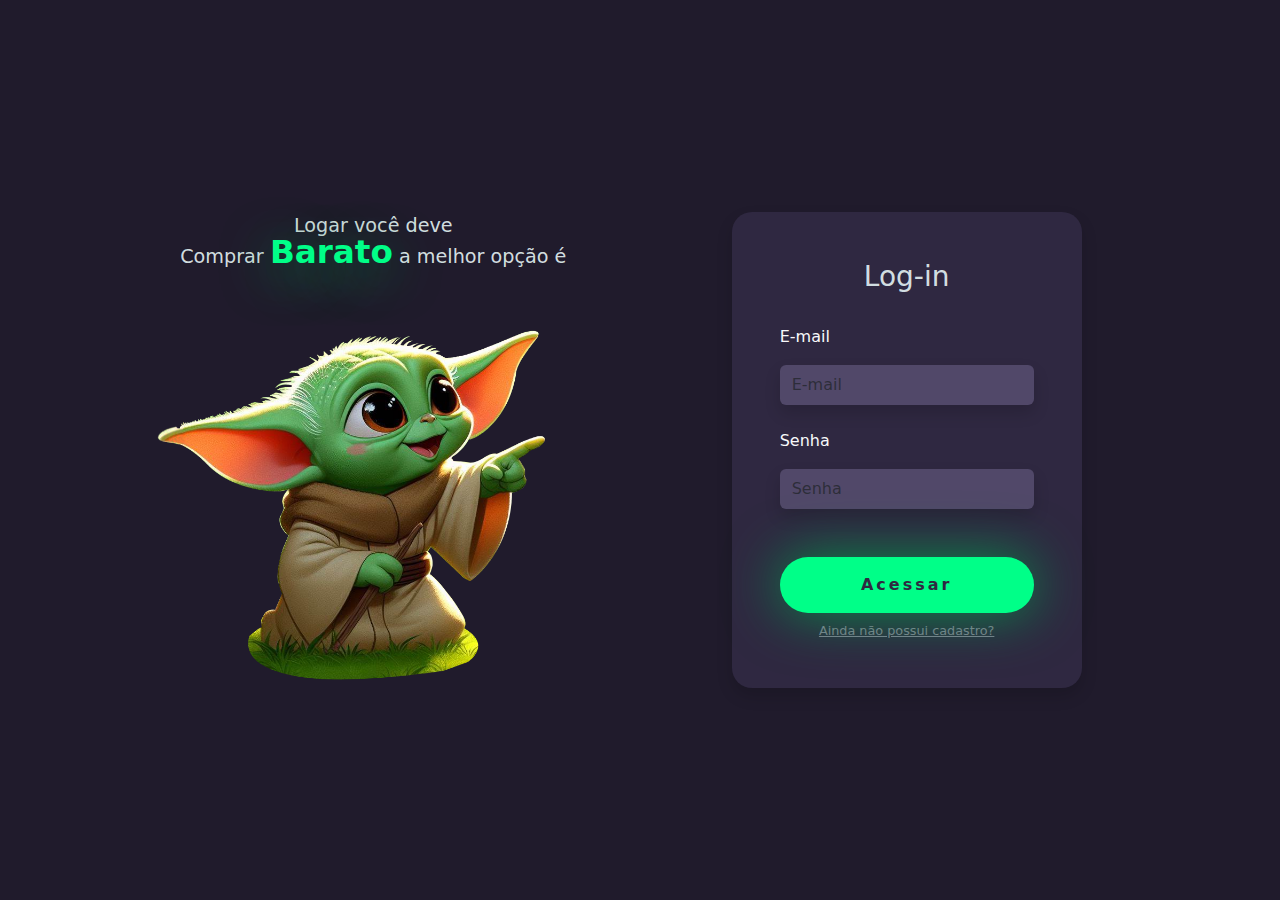
<file: html/index.html>
<!DOCTYPE html>
<html lang="pt-br">
<head>
    <meta charset="UTF-8">
    <meta name="viewport" content="width=device-width, initial-scale=1.0">
    <link rel="stylesheet" href="../css/login.css">
    <link href="https://cdn.jsdelivr.net/npm/bootstrap@5.3.3/dist/css/bootstrap.min.css" rel="stylesheet" integrity="sha384-QWTKZyjpPEjISv5WaRU9OFeRpok6YctnYmDr5pNlyT2bRjXh0JMhjY6hW+ALEwIH" crossorigin="anonymous">
    <script src="https://cdn.jsdelivr.net/npm/bootstrap@5.3.3/dist/js/bootstrap.bundle.min.js" integrity="sha384-YvpcrYf0tY3lHB60NNkmXc5s9fDVZLESaAA55NDzOxhy9GkcIdslK1eN7N6jIeHz" crossorigin="anonymous"></script><script
    src="https://code.jquery.com/jquery-3.7.1.js"
    integrity="sha256-eKhayi8LEQwp4NKxN+CfCh+3qOVUtJn3QNZ0TciWLP4="
    crossorigin="anonymous"></script>
    <title>Grogu Games | Login</title>

</head>
<body>
    <div class="main-login row g-0 m-0 justify-content-center align-items-center overflow-hidden m-auto">
        
        <form id="form_autentica_usuario" method="post" class="col-lg-5 p-0 order-lg-2 h-100 d-flex justify-content-center align-items-center">
            
            <div class="card-login m-auto p-5 shadow">
                <h3>Log-in</h3>
                <div class="textfield w-100 mt-4">
                    <label class="text-light mb-3" for="usuario">E-mail</label>
                    <input class="form-control border-0 rounded py-2 shadow" type="email" name="usuario"placeholder="E-mail">
                </div>
                <div class="textfield w-100 mt-4">
                    <label class="text-light mb-3" for="senha">Senha</label>
                    <input class="form-control border-0 rounded py-2 shadow" type="password" name="senha"placeholder="Senha" autocomplete>
                </div>
                <button type="submit" class="btn-login rounded-pill mt-5 py-3">Acessar</button>
                <a id="fazer_cadastro" class="mt-2" href="cadastro.html">Ainda não possui cadastro?</a>
            </div>
                
        </form>
        <div class="col-lg-5 p-0 order-lg-1 d-flex justify-content-center align-items-center flex-column position-relative">
            
            <p class="text-frase" id="logar_deve">Logar você deve</p>
            <p class="text-frase" id="comprar_barato">Comprar <strong class="fw-bolder">Barato</strong> a melhor opção é</p>
            <img class="img img-grogu img-fluid" style="max-width: 30em;" src="../fotos/grongo certo oreiudo.png" alt="Grogu apontando para o login">

        </div>
    </div>
    <script src="../js/autenticar_login.js"></script>
    <script src="../js/busca_tipo_usuario.js"></script>
</body>
</html>
</file>
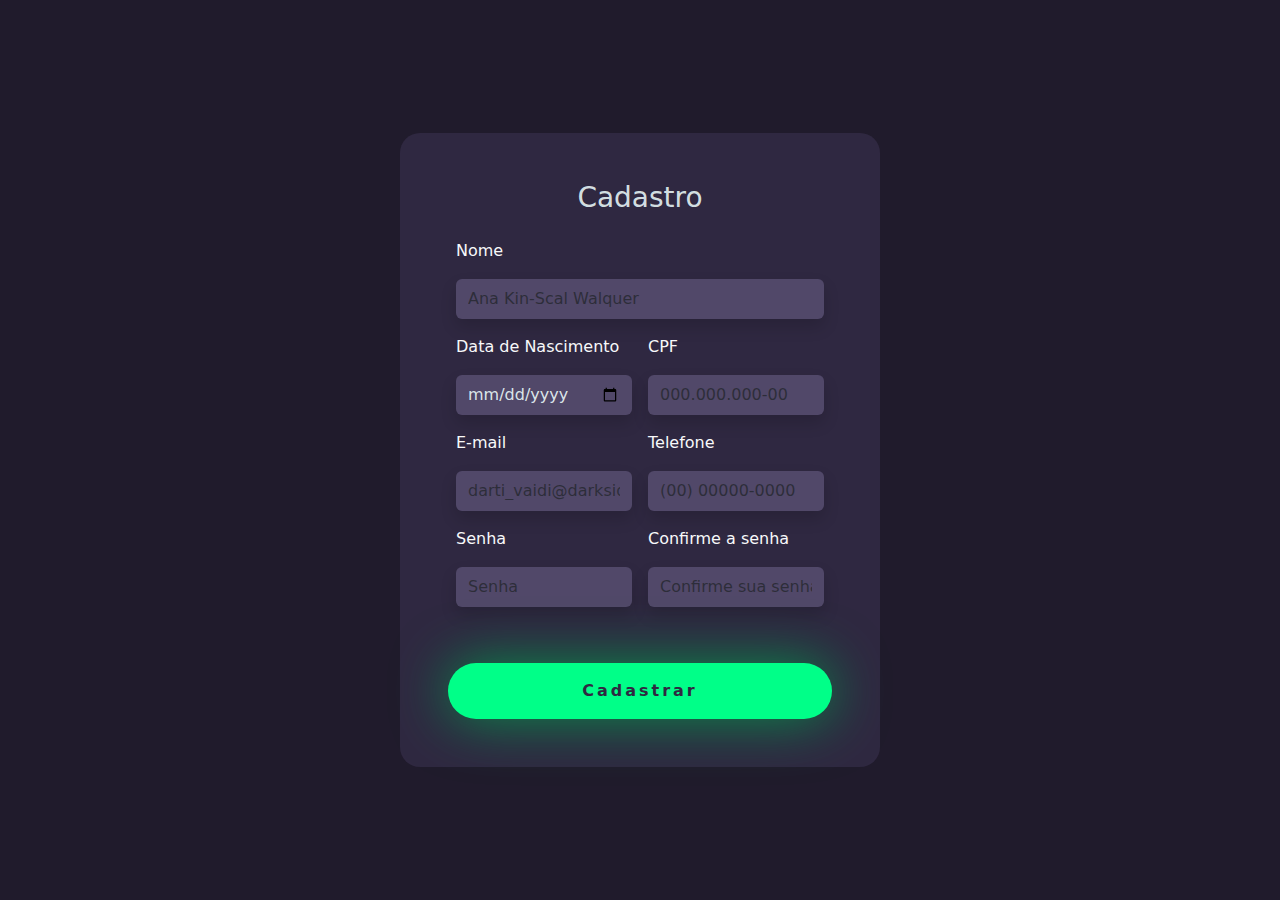
<file: html/cadastro.html>
<!DOCTYPE html>
<html lang="pt-br">
<head>
    <meta charset="UTF-8">
    <meta name="viewport" content="width=device-width, initial-scale=1.0">

    <title>Grogu Games | Cadastro</title>
    <link rel="stylesheet" href="../css/cadastro.css">
    <link href="https://cdn.jsdelivr.net/npm/bootstrap@5.3.3/dist/css/bootstrap.min.css" rel="stylesheet" integrity="sha384-QWTKZyjpPEjISv5WaRU9OFeRpok6YctnYmDr5pNlyT2bRjXh0JMhjY6hW+ALEwIH" crossorigin="anonymous">
    <script src="https://cdn.jsdelivr.net/npm/bootstrap@5.3.3/dist/js/bootstrap.bundle.min.js" integrity="sha384-YvpcrYf0tY3lHB60NNkmXc5s9fDVZLESaAA55NDzOxhy9GkcIdslK1eN7N6jIeHz" crossorigin="anonymous"></script><script
    src="https://code.jquery.com/jquery-3.7.1.js"
    integrity="sha256-eKhayi8LEQwp4NKxN+CfCh+3qOVUtJn3QNZ0TciWLP4="
    crossorigin="anonymous"></script>
</head>
<body>
    <div class="container-fluid main-cadastro">
        <form id="form_cadastro_usuario" class="row g-0 justify-content-center align-items-center p-5" action="#">

            <h3 class="col-12 text-center mb-3">Cadastro</h3>
            
            <div class="col-12 p-2">
                <label class="w-100 text-light" for="nome">Nome</label>
                <input class="form-control border-0 rounded py-2 shadow" id="nome" type="text" name="nome" placeholder="Ana Kin-Scal Walquer" required>
            </div>

            <div class="col-sm-6 p-2">
                <label class="w-100 text-light" for="dt_nascimento">Data de Nascimento</label>
                <input class="form-control border-0 rounded py-2 shadow" id="dt_nascimento" type="date" name="dt_nascimento" required>
            </div>

            <div class="col-sm-6 p-2">
                <label class="w-100 text-light" for="cpf">CPF</label>
                <input class="form-control border-0 rounded py-2 shadow" id="cpf" type="text" name="cpf" placeholder="000.000.000-00" required>
            </div>

            <div class="col-sm-6 p-2">
                <label class="w-100 text-light" for="email">E-mail</label>
                <input class="form-control border-0 rounded py-2 shadow" id="email" type="email" name="email" placeholder="darti_vaidi@darkside" required>
            </div>

            <div class="col-sm-6 p-2">
                <label class="w-100 text-light" for="telefone">Telefone</label>
                <input class="form-control border-0 rounded py-2 shadow" id="telefone" type="text" name="telefone" placeholder="(00) 00000-0000" required>
            </div>

            <div class="col-sm-6 p-2">
                <label class="w-100 text-light" for="senha_cadastro">Senha</label>
                <input class="form-control border-0 rounded py-2 shadow" id="senha_cadastro" type="password" name="senha_cadastro" placeholder="Senha" autocomplete="" required>
            </div>
            
            <div class="col-sm-6 p-2">
                <label class="w-100 text-light" for="senha_cadastro_confirmacao">Confirme a senha</label>
                <input class="form-control border-0 rounded py-2 shadow" id="senha_cadastro_confirmacao" type="password" name="senha_cadastro_confirmacao" placeholder="Confirme sua senha" autocomplete="" required>
            </div>

            <button class="continue-button-style btn-login rounded-pill mt-5 py-3">Cadastrar</button>

        </form>
    </div>
    <script src="../js/busca_tipo_usuario.js"></script>
    <script src="../js/gerador_de_idade.js"></script>
    <script src="../js/gerador_de_data_formatada.js"></script>
    <script src="../js/cadastrar_usuario.js"></script>
</body>
</html>
</file>
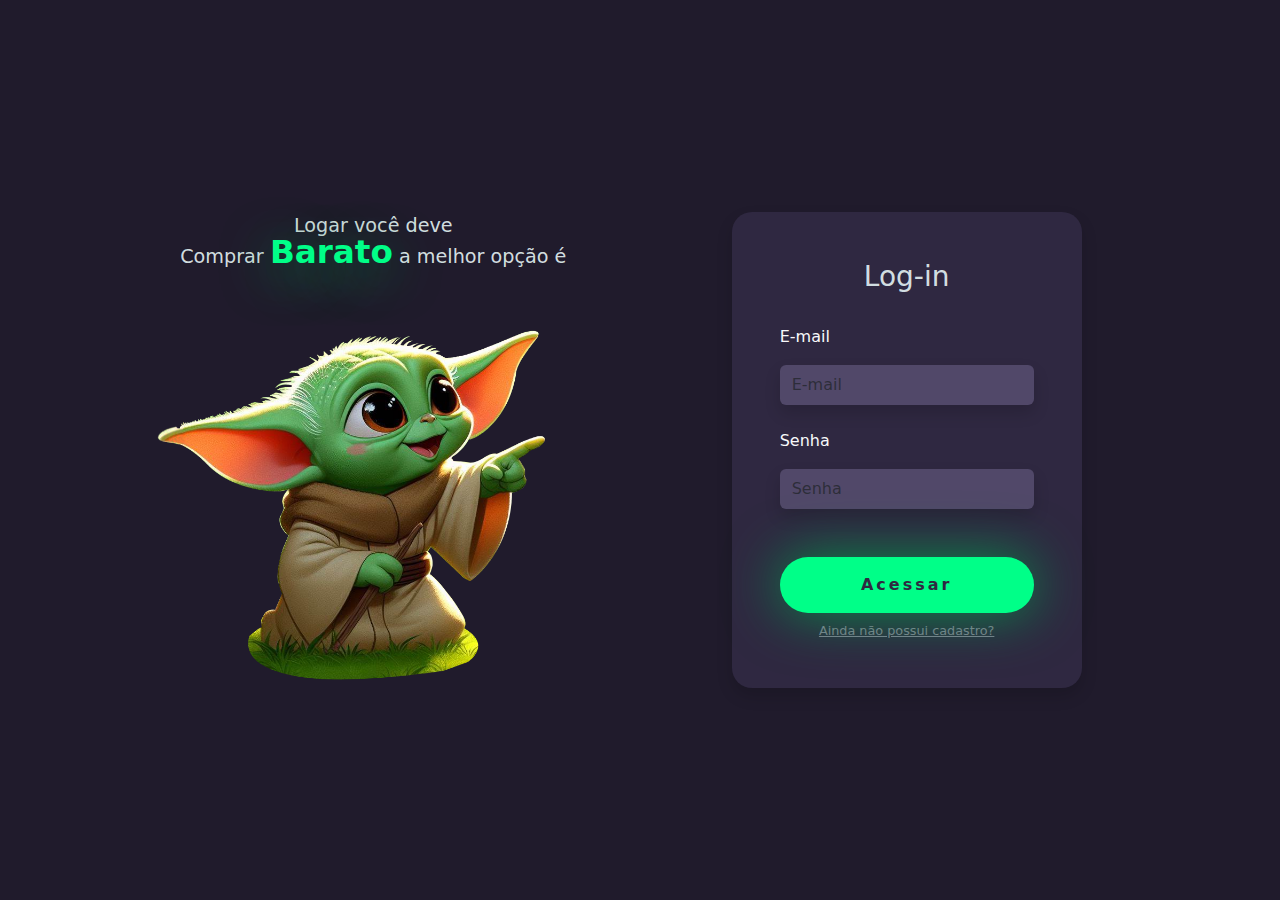
<file: html/carrinho.html>
<!DOCTYPE html>
<html lang="pt-br">
<head>
    <meta charset="UTF-8">
    <meta name="viewport" content="width=device-width, initial-scale=1.0">
    <link rel="stylesheet" href="../css/dados_produto.css">
    <link href="https://cdn.jsdelivr.net/npm/bootstrap@5.3.3/dist/css/bootstrap.min.css" rel="stylesheet" integrity="sha384-QWTKZyjpPEjISv5WaRU9OFeRpok6YctnYmDr5pNlyT2bRjXh0JMhjY6hW+ALEwIH" crossorigin="anonymous">
    <script src="https://cdn.jsdelivr.net/npm/bootstrap@5.3.3/dist/js/bootstrap.bundle.min.js" integrity="sha384-YvpcrYf0tY3lHB60NNkmXc5s9fDVZLESaAA55NDzOxhy9GkcIdslK1eN7N6jIeHz" crossorigin="anonymous"></script><script
    src="https://code.jquery.com/jquery-3.7.1.js"
    integrity="sha256-eKhayi8LEQwp4NKxN+CfCh+3qOVUtJn3QNZ0TciWLP4="
    crossorigin="anonymous"></script>
    <title>Grogu Games | Home</title>
</head>
<body>

    <div class="main-produto pt-5">
    
        <nav class="navbar bg-body-tertiary fixed-top" data-bs-theme="dark">
            
        </nav>

        <div class="container-fluid p-0 px-4 text-light" style="height: 100%;">
        
            <h1 class="mt-5 text-center">Estoque </h1>
            <div class="d-flex justify-content-center align-itens-center m-auto mt-5 rounded">

                

                <div id="produtos" class="d-flex justify-content-center alig align-items-center flex-wrap">
                    

                </div>

            </div>            
    
        </div>
    </div>
    
    <script src="../js/busca_carrinho.js"></script>
    <script src="../js/loadNavbar.js"></script>
    <script src="../js/verifica_token.js"></script>
    <script src="../js/logout.js"></script>
    <script src="../js/privelegios_admin.js"></script>
</body>
</html>
</file>
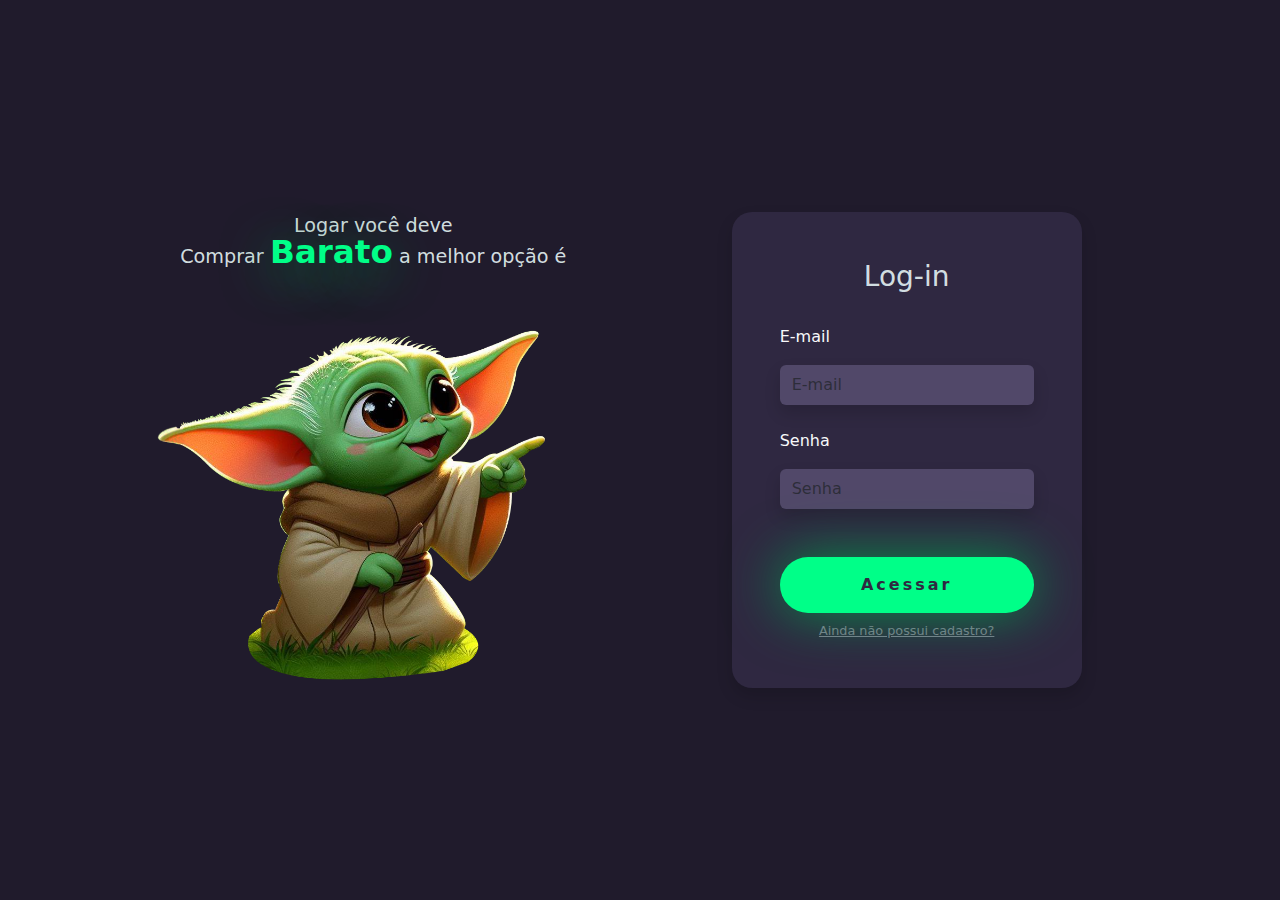
<file: html/dados_produto.html>
<!DOCTYPE html>
<html lang="pt-br">
<head>
    <meta charset="UTF-8">
    <meta name="viewport" content="width=device-width, initial-scale=1.0">
    <link rel="stylesheet" href="../css/dados_produto.css">
    <link href="https://cdn.jsdelivr.net/npm/bootstrap@5.3.3/dist/css/bootstrap.min.css" rel="stylesheet" integrity="sha384-QWTKZyjpPEjISv5WaRU9OFeRpok6YctnYmDr5pNlyT2bRjXh0JMhjY6hW+ALEwIH" crossorigin="anonymous">
    <script src="https://cdn.jsdelivr.net/npm/bootstrap@5.3.3/dist/js/bootstrap.bundle.min.js" integrity="sha384-YvpcrYf0tY3lHB60NNkmXc5s9fDVZLESaAA55NDzOxhy9GkcIdslK1eN7N6jIeHz" crossorigin="anonymous"></script><script
    src="https://code.jquery.com/jquery-3.7.1.js"
    integrity="sha256-eKhayi8LEQwp4NKxN+CfCh+3qOVUtJn3QNZ0TciWLP4="
    crossorigin="anonymous"></script>
    <title>Grogu Games | Home</title>
</head>
<body>

    <div class="main-produto pt-5">
    
        <nav class="navbar bg-body-tertiary fixed-top" data-bs-theme="dark">
            
        </nav>

        <div class="container-fluid p-0 px-4">
        
            <div class="product-area">

                <div class="container-img">

                    <img id="img-principal" src="#" alt="Produto imagem">

                </div>

            </div>            
    
        </div>
    </div>
    

    <script src="../js/loadNavbar.js"></script>
    <script src="../js/verifica_token.js"></script>
    <script src="../js/logout.js"></script>
    <script src="../js/privelegios_admin.js"></script>
    <script src="../js/dados_produto_name.js"></script>
</body>
</html>
</file>
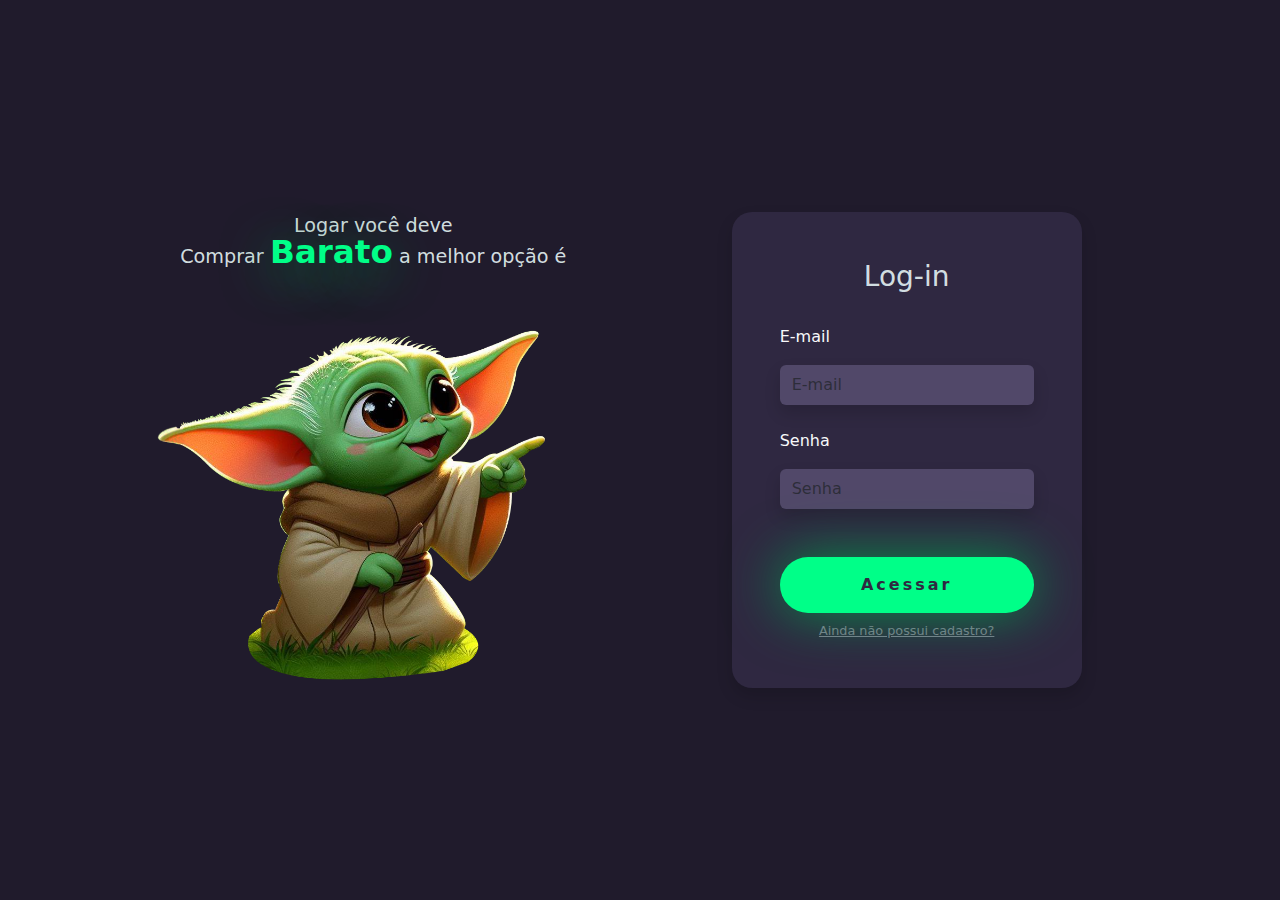
<file: html/inicio_catalogo.html>
<!DOCTYPE html>
<html lang="pt-br">
<head>
    <meta charset="UTF-8">
    <meta name="viewport" content="width=device-width, initial-scale=1.0">
    <link rel="stylesheet" href="../css/catagolo.css">
    <link href="https://cdn.jsdelivr.net/npm/bootstrap@5.3.3/dist/css/bootstrap.min.css" rel="stylesheet" integrity="sha384-QWTKZyjpPEjISv5WaRU9OFeRpok6YctnYmDr5pNlyT2bRjXh0JMhjY6hW+ALEwIH" crossorigin="anonymous">
    <script src="https://cdn.jsdelivr.net/npm/bootstrap@5.3.3/dist/js/bootstrap.bundle.min.js" integrity="sha384-YvpcrYf0tY3lHB60NNkmXc5s9fDVZLESaAA55NDzOxhy9GkcIdslK1eN7N6jIeHz" crossorigin="anonymous"></script><script
    src="https://code.jquery.com/jquery-3.7.1.js"
    integrity="sha256-eKhayi8LEQwp4NKxN+CfCh+3qOVUtJn3QNZ0TciWLP4="
    crossorigin="anonymous"></script>
    <title>Grogu Games | Home</title>
</head>
<body>

    <div class="main-catalogo pt-5">
    
        <nav class="navbar bg-body-tertiary fixed-top" data-bs-theme="dark">
            
        </nav>

        <div class="container-fluid p-0">
        
            <div id="carouselExampleAutoplaying" class="carousel slide" data-bs-ride="carousel">
                
            </div>
            <div class="catalogo pt-2 pb-4 px-4">
        
                <h4 class="mt-4 mx-3">Produtos</h4>

                <div id="produtos" class="d-flex justify-content-center alig align-items-center flex-wrap">
                    
                    <!-- 
                    <a class="card mt-3  text-decoration-none" style="max-width: 15em;">
                        <img class="card-img-top img-card"  src="https://media.pichau.com.br/media/catalog/product/cache/2f958555330323e505eba7ce930bdf27/9/8/981-0010495.jpg" alt="...">
                        <div class="card-body">
                            <h5 class="card-title">Headset Gamer Logitech G435, Wireless, Drivers 40mm, Preto, 981-001049</h5>  
                            <p class="card-text mb-0 mt-4 text-success fw-bolder fs-3">R$ 519,99</p>
                            <p class="card-text pix">no PIX com 15% desconto</p>
                        </div>
                    </a> -->

                </div>
        
            </div>
            
    
        </div>
    </div>
    

    <script src="../js/loadNavbar.js"></script>
    <script src="../js/loadCarousel.js"></script>
    <script src="../js/verifica_token.js"></script>
    <script src="../js/logout.js"></script>
    <script src="../js/busca_produtos.js"></script>
    <script src="../js/privelegios_admin.js"></script>
</body>
</html>
</file>
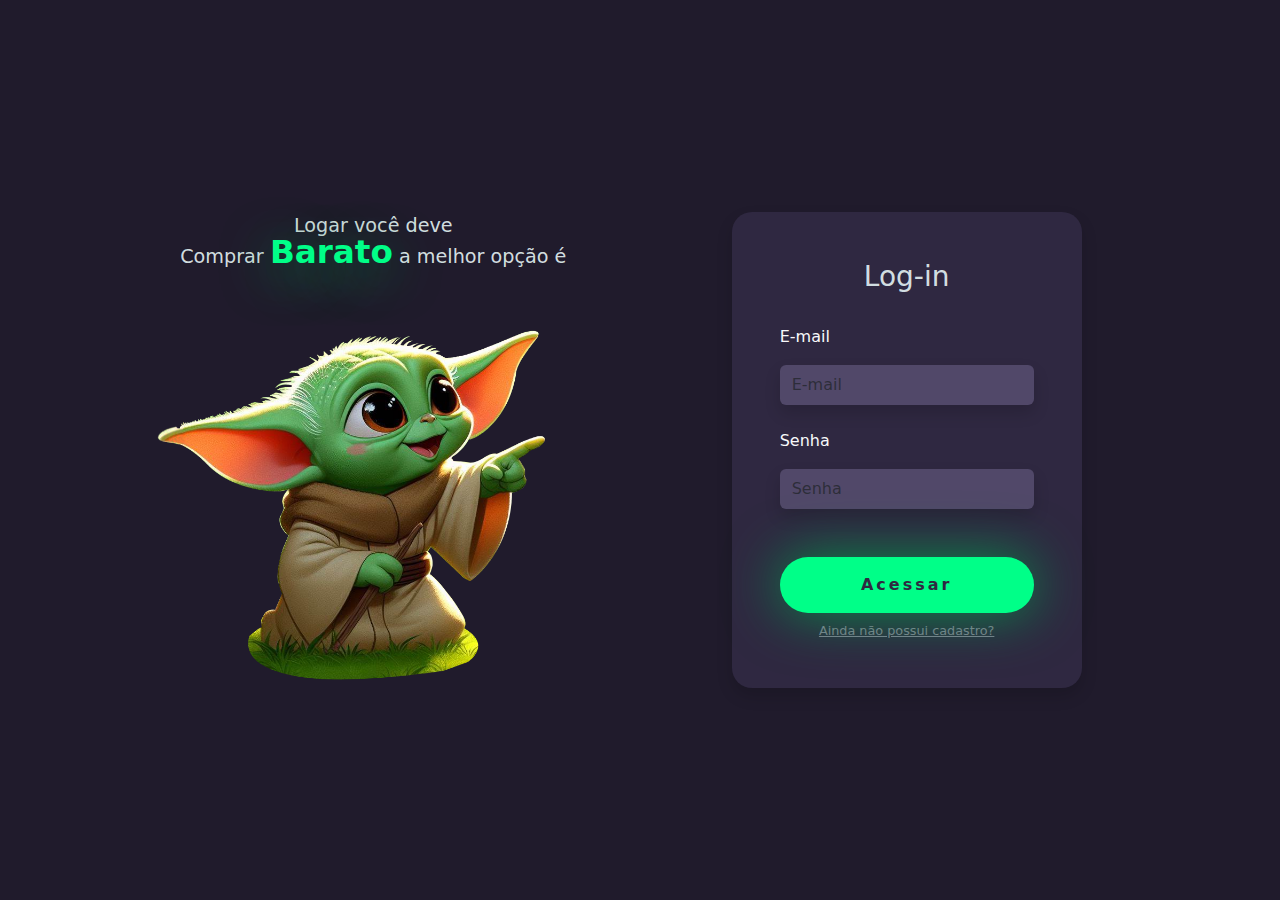
<file: html/perfil.html>
<!DOCTYPE html>
<html lang="pt-br">
<head>
    <meta charset="UTF-8">
    <meta name="viewport" content="width=device-width, initial-scale=1.0">

    <title>Grogu Games | Cadastro</title>
    <link rel="stylesheet" href="../css/perfil.css">
    <link rel="stylesheet" href="../css/catagolo.css">
    <link href="https://cdn.jsdelivr.net/npm/bootstrap@5.3.3/dist/css/bootstrap.min.css" rel="stylesheet" integrity="sha384-QWTKZyjpPEjISv5WaRU9OFeRpok6YctnYmDr5pNlyT2bRjXh0JMhjY6hW+ALEwIH" crossorigin="anonymous">
    <script src="https://cdn.jsdelivr.net/npm/bootstrap@5.3.3/dist/js/bootstrap.bundle.min.js" integrity="sha384-YvpcrYf0tY3lHB60NNkmXc5s9fDVZLESaAA55NDzOxhy9GkcIdslK1eN7N6jIeHz" crossorigin="anonymous"></script><script
    src="https://code.jquery.com/jquery-3.7.1.js"
    integrity="sha256-eKhayi8LEQwp4NKxN+CfCh+3qOVUtJn3QNZ0TciWLP4="
    crossorigin="anonymous"></script>
</head>
<body>
    

    <div class="main-perfil pt-5">
    
        <nav class="navbar bg-body-tertiary fixed-top" data-bs-theme="dark">
        </nav>

        <div class="container-fluid p-0">
        
            <div class="perfil pt-2 pb-4 px-4">
        
                <div class="greeting text-center mt-5 d-flex flex-column justify-content-center align-items-center">

                    <h1 class="fs-3 fw-bold mt-3 mx-3 d-inline-block">Bem vindo ao lado Negro da Força, <strong class="nome_titulo"></strong></h1>

                </div>


                <form id="form_dados_perfil" method="post" class="row g-3 justify-content-center alig align-items-center flex-wrap position-relative">

                    <img class="col-12 icon_grogu img img-fluid rounded-circle p-0" src="../fotos/icon_perfil.jpeg" alt="Icone Yoda">

                    <div class="col-md-6 dados">
                        <label class="fw-bold" for="nome">Nome</label>
                        <input class="form-control border-0 rounded py-2 shadow" type="text" placeholder="Nome" name="nome" id="nome">
                    </div>
                    <div class="col-md-6 dados">
                        <label class="fw-bold" for="dt_nascimento">Data de Nascimento</label>
                        <input class="form-control border-0 rounded py-2 shadow" type="date" name="dt_nascimento" id="dt_nascimento">
                    </div>
                    <div class="col-md-6 dados">
                        <label class="fw-bold" for="cpf">CPF</label>
                        <input class="form-control border-0 rounded py-2 shadow" placeholder="000.000.000-00" type="text" name="cpf" id="cpf">
                    </div>
                    <div class="col-md-6 dados">
                        <label class="fw-bold" for="email">E-mail</label>
                        <input class="form-control border-0 rounded py-2 shadow" placeholder="grogu_games@gmail.com" type="email" name="email" id="email">
                    </div>
                    <div class="col-md-6 dados">
                        <label class="fw-bold" for="telefone">Telefone</label>
                        <input class="form-control border-0 rounded py-2 shadow" placeholder="(00) 00000-0000" type="tel" name="telefone" id="telefone">
                    </div>
                    <div class="col-md-6 dados">
                        <label class="fw-bold" for="senha_dados_nova">Nova Senha</label>
                        <input class="form-control border-0 rounded py-2 shadow" type="password" name="senha_dados_nova" id="senha_dados_nova" new-password>
                    </div>
                    <div class="col-md-6 dados mt-5">
                        <label class="fw-bold" for="senha_dados">Senha</label>
                        <input class="form-control border-0 rounded py-2 shadow" type="password" name="senha_dados" id="senha_dados" current-password>
                    </div>
                    <div class="col-md-6 dados mt-5">
                        <label class="fw-bold" for="senha_dados_confirmacao">Confirmar senha</label>
                        <input class="form-control border-0 rounded py-2 shadow" type="password" name="senha_dados_confirmacao" id="senha_dados_confirmacao" current-password>
                    </div>

                    <button type="submit" class="btn-update rounded-pill mt-5 py-3">Atualizar dados</button>

                </form>

                <h3 class="text-center mt-5">Histórico de compras</h3>
                <div id="produtos" class="d-flex justify-content-center alig align-items-center flex-wrap">
                </div>
        
            </div>
            
    
        </div>
    </div>
    <script src="../js/loadNavbar.js"></script>
    <script src="../js/verifica_token.js"></script>
    <script src="../js/logout.js"></script>
    <script src="../js/busca_dados_perfil.js"></script>
    <script src="../js/gerador_de_data_formatada.js"></script>
    <script src="../js/atualiza_cadastro.js"></script>
    <script src="../js/busca_produtos.js"></script>
</body>
</html>
</file>
<file: css/login.css>
.main-login {
    width: 100vw;
    height: 100vh;
    background: #201b2c;
}

.card-login {
    width: 350px; /* Largura fixa para o card */
    display: flex;
    justify-content: center;
    align-items: center;
    flex-direction: column;
    background-color: #2f2841;
    border-radius: 20px;
}

#fazer_cadastro{

    color: #f0ffff60;
    font-size: 0.8em;

}

#fazer_cadastro:visited{

    color: #f0ffff60;

}

.img-grogu{

    width: 100%;
    margin-top: 5em;

}

.card-login > h3 {
    color: #f0ffffde;
}

.text-frase{

    color: #f0ffffde;
    position: absolute;
    font-size: 1.2em;

}

#logar_deve{

    top: 6%;
}

#comprar_barato{

    top: 9%;
}

.text-frase strong{

    color: #00ff88;
    text-shadow: 0px 10px 50px #05944cf4;
    font-size: 1.7em;
    
}

.textfield > input {
    background-color: #514869;
    color: #f0ffffde;
    font-size: 12pt;
    box-sizing: border-box;
}

.btn-login {
    width: 100%;
    border: none;
    font-size: 1em;
    font-weight: bolder;
    letter-spacing: 3px;
    color:#2f2841;
    background: #00ff88;
    cursor: pointer;
    box-shadow: 0px 0px 55px 0px #05944cf4;
}
</file>
<file: css/cadastro.css>
* {
    margin: 0;
    padding: 0;
    box-sizing: border-box;
}
body {
    width: 100vw;
    height: 100vh;
    background-color: #201b2c;
}

#form_cadastro_usuario{

    background-color: #2f2841;
    border-radius: 20px;
    max-width: 30em;

}

#form_cadastro_usuario > h3 {
    color: #f0ffffde;
}


.main-cadastro{

    width: 100vw;
    height: 100vh;
    background-color: #201b2c;
    display: flex;
    justify-content: center;
    align-items: center;

}


.btn-login {
    width: 100%;
    border: none;
    font-size: 1em;
    font-weight: bolder;
    letter-spacing: 3px;
    color:#2f2841;
    background: #00ff88;
    cursor: pointer;
    box-shadow: 0px 0px 55px 0px #05944cf4;
}


#form_cadastro_usuario input {
    background-color: #514869;
    color: #f0ffffde;
    font-size: 12pt;
    box-sizing: border-box;
    margin-top: 1em;
}
</file>
<file: css/dados_produto.css>
body{

    background: #201b2c!important;

}

.main-produto{

    width: 100vw;
    height: auto;
    min-height: 100vh;
    background: #201b2c;

}
.product-area{

    width: 100%;
    max-width: 73em;
    height: 100%;
    max-height: 30em;
    margin-top: 3em;
    background-color: #2f2841;

}

.container-img{

    width: 50%;
    max-width: 30em;

}

#img-principal{

    width: 100%!important;
    height: 100%;
    object-fit: cover;

}
</file>
<file: css/catagolo.css>
body{

    background: #201b2c!important;

}

.main-catalogo{

    width: 100vw;
    height: auto;
    min-height: 100vh;
    background: #201b2c;

}

.catalogo{

    color: #f0ffffde;
    box-sizing: border-box;
    width: 100%;
    max-width: 90em;
    margin: auto;

}

.card{

    padding: 1em 0;
    height: 100%;
    min-height: 26em;

}

.img-card{

    opacity: 75%;
    height: 100%;
    max-height: 10em;
    object-fit: contain;
    transition: all 0.1s;

}

.card:hover{

    cursor: pointer;

}

.carousel-item {
    display: flex;
    justify-content: center;
    align-items: center;
    max-height: 40em;
    overflow: hidden;
}

.carousel-image {
    width: 100%;
    max-height: 30em;
    object-fit: contain;
}



.img-card:hover{

    opacity: 100%;
    transition: all 0.1s;

}

.pix{

    font-size: 0.6em;

}
</file>
<file: css/perfil.css>
.main-perfil{

    width: 100vw;
    height: auto;
    min-height: 100vh;
    background: #201b2c;

}
.greeting{

    max-width: 30em;
    margin: auto;
    
}
.greeting strong{

    color: #00ff88;
    text-shadow: 0px 0px 50px #05944cf4;
    font-size: 1em;
    z-index: 1;
    
}
.greeting h1{

    color: #f0ffff60;
    font-size: 0.8em;

}

.icon_grogu{

    max-width: 8em!important;
    height: auto;
    position: absolute;
    transform: translate(-50%, -50%);
    top: 0%;
    left: 50%;
    z-index: 0;
    border: #201b2c 10px solid;

}

#form_dados_perfil{

    width: 100%;
    height: auto;
    max-width: 40em;
    margin: auto;
    margin-top: 5em;
    border-radius: 1em;
    background-color: #2f2841;
    padding: 5em 2em 2em 2em;
    display: flex;
    justify-content: center;
    align-items: center;
    flex-wrap: wrap;

}

.dados label {
    color: #f0ffffde;
    font-size: 12pt;
}

.dados input {
    background-color: #514869;
    color: #f0ffffde;
    font-size: 12pt;
    box-sizing: border-box;
}
.btn-update {
    width: 100%;
    border: none;
    font-size: 1em;
    font-weight: bolder;
    letter-spacing: 3px;
    color:#2f2841;
    background: #00ff88;
    cursor: pointer;
    box-shadow: 0px 0px 55px 0px #05944cf4;
}

.perfil{

    margin: auto;
    max-width: 90em;

}
.perfil h3{

    color: #f0ffffde;

}
</file>
